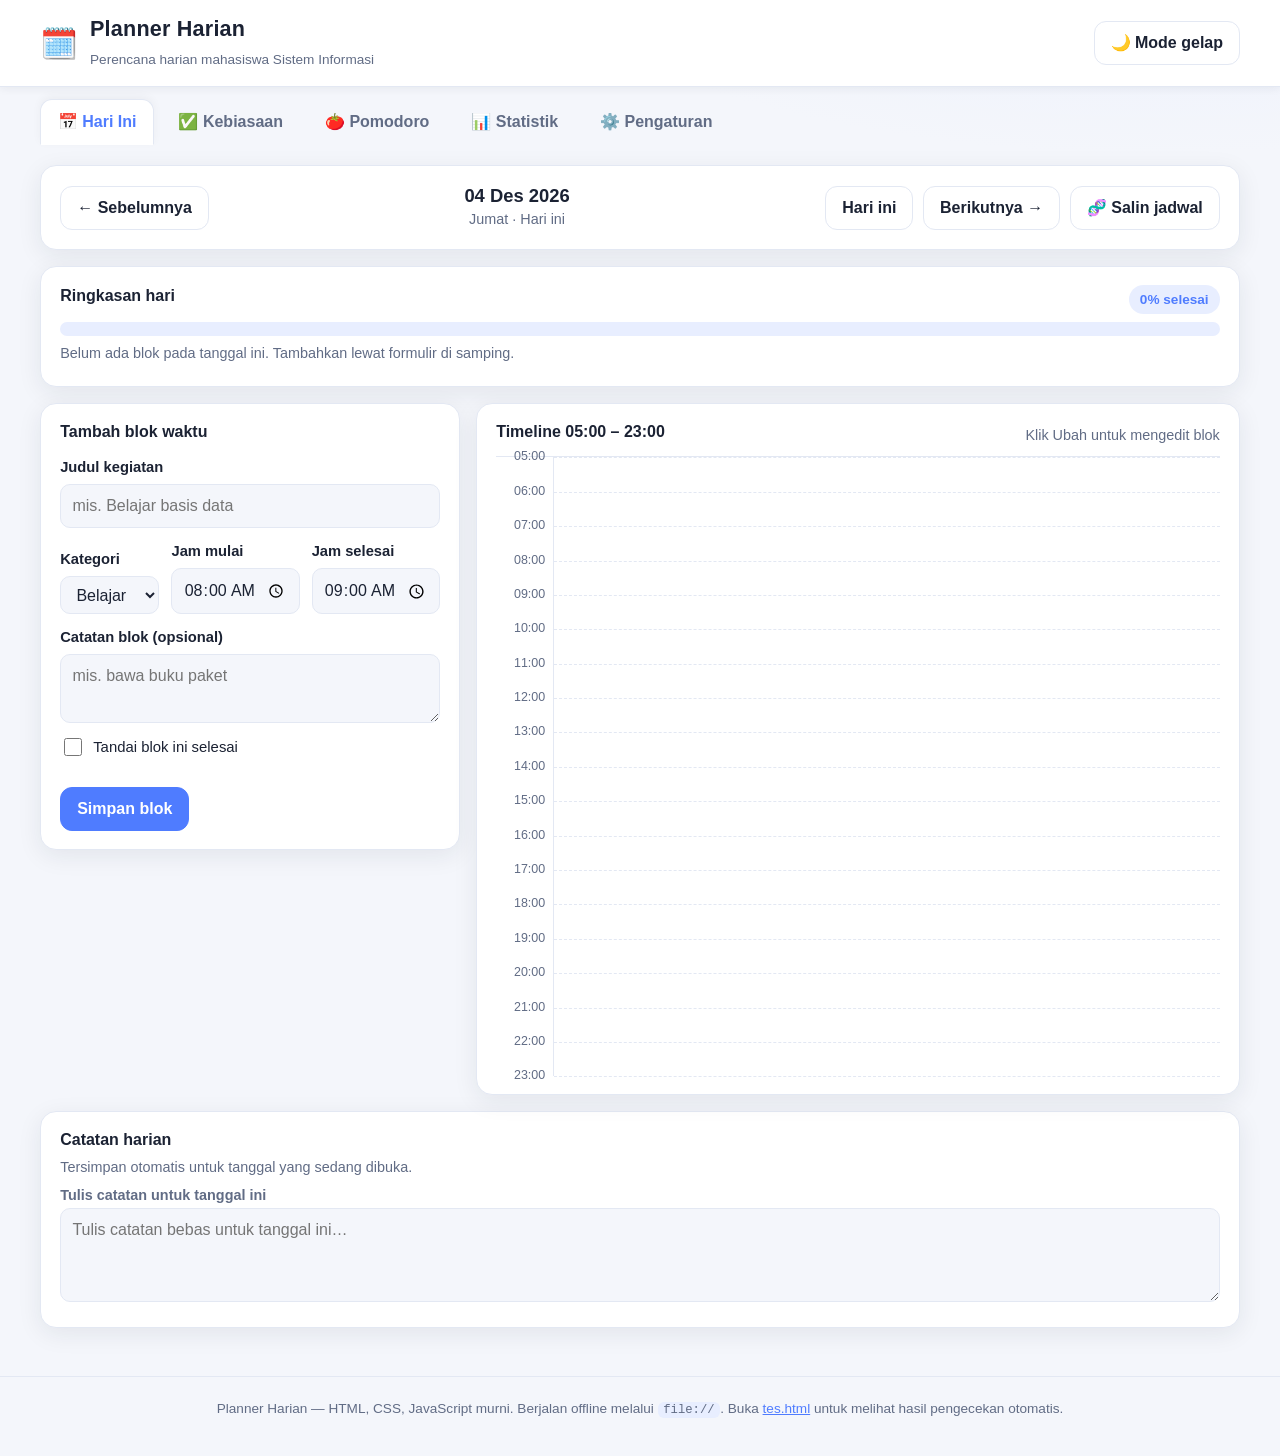
<file: index.html>
<!DOCTYPE html>
<html lang="id" data-tema="terang">
<head>
  <meta charset="UTF-8">
  <meta name="viewport" content="width=device-width, initial-scale=1.0">
  <meta name="description" content="Planner Harian — perencana harian mahasiswa Sistem Informasi. Bekerja offline tanpa framework.">
  <title>Planner Harian</title>
  <link rel="stylesheet" href="styles.css">
</head>
<body>
  <!-- ===================== KOP APLIKASI ===================== -->
  <header class="kop">
    <div class="kop-teks">
      <span class="kop-logo" aria-hidden="true">🗓️</span>
      <div>
        <h1>Planner Harian</h1>
        <p class="kop-sub">Perencana harian mahasiswa Sistem Informasi</p>
      </div>
    </div>
    <button type="button" id="tombolTema" class="tombol tombol-krem" aria-pressed="false">
      <span id="ikonTema" aria-hidden="true">🌙</span>
      <span id="labelTema">Mode gelap</span>
    </button>
  </header>

  <!-- ===================== NAVIGASI TAB ===================== -->
  <nav class="tab-navigasi" role="tablist" aria-label="Navigasi utama">
    <button type="button" class="tab" role="tab" id="tab-hariini"
            aria-controls="panel-hariini" aria-selected="true" data-tab="hariini">📅 Hari Ini</button>
    <button type="button" class="tab" role="tab" id="tab-kebiasaan"
            aria-controls="panel-kebiasaan" aria-selected="false" tabindex="-1" data-tab="kebiasaan">✅ Kebiasaan</button>
    <button type="button" class="tab" role="tab" id="tab-pomodoro"
            aria-controls="panel-pomodoro" aria-selected="false" tabindex="-1" data-tab="pomodoro">🍅 Pomodoro</button>
    <button type="button" class="tab" role="tab" id="tab-statistik"
            aria-controls="panel-statistik" aria-selected="false" tabindex="-1" data-tab="statistik">📊 Statistik</button>
    <button type="button" class="tab" role="tab" id="tab-pengaturan"
            aria-controls="panel-pengaturan" aria-selected="false" tabindex="-1" data-tab="pengaturan">⚙️ Pengaturan</button>
  </nav>

  <main id="konten">

    <!-- ======================================================
         PANEL 1 — HARI INI
         ====================================================== -->
    <section class="panel aktif" id="panel-hariini" role="tabpanel" aria-labelledby="tab-hariini" tabindex="0">

      <!-- Navigasi tanggal & salin jadwal -->
      <div class="kartu bar-tanggal">
        <button type="button" id="tombolSebelumnya" class="tombol tombol-krem">← Sebelumnya</button>
        <div class="pusat-tanggal">
          <h2 id="labelTanggal">—</h2>
          <span id="labelHari" class="redup">—</span>
        </div>
        <button type="button" id="tombolHariIni" class="tombol tombol-krem">Hari ini</button>
        <button type="button" id="tombolBerikutnya" class="tombol tombol-krem">Berikutnya →</button>
        <button type="button" id="tombolSalin" class="tombol tombol-krem"
                aria-expanded="false" aria-controls="areaSalin">🧬 Salin jadwal</button>
      </div>

      <div class="kartu area-salin" id="areaSalin" hidden>
        <label for="salinKeTanggal">Salin seluruh blok hari ini ke tanggal:</label>
        <div class="baris">
          <input type="date" id="salinKeTanggal">
          <button type="button" id="tombolSalinYa" class="tombol tombol-utama">Salin</button>
          <button type="button" id="tombolSalinBatal" class="tombol tombol-krem">Batal</button>
        </div>
        <p class="redup" id="pesanSalin" role="status"></p>
      </div>

      <!-- Ringkasan hari + peringatan bentrok -->
      <div class="kartu">
        <div class="kepala-kartu">
          <h3>Ringkasan hari</h3>
          <span class="pil" id="labelSelesai">0% selesai</span>
        </div>
        <div class="bar-progres" role="progressbar" id="barSelesaiWadah"
             aria-valuemin="0" aria-valuemax="100" aria-valuenow="0"
             aria-label="Persentase blok selesai hari ini">
          <div class="isi-progres" id="barSelesai" style="width:0%"></div>
        </div>
        <p class="redup" id="ringkasanHari">Belum ada blok pada tanggal ini.</p>

        <div class="peringatan" id="kotakBentrok" hidden>
          <strong>⚠️ Jadwal bentrok</strong>
          <ul id="daftarBentrok"></ul>
        </div>
      </div>

      <div class="grid-dua">
        <!-- Form blok -->
        <div class="kartu">
          <div class="kepala-kartu">
            <h3 id="judulFormBlok">Tambah blok waktu</h3>
            <button type="button" id="blokBatal" class="tombol tombol-krem" hidden>Batal ubah</button>
          </div>
          <form id="formBlok" novalidate>
            <input type="hidden" id="blokId">
            <div class="medan">
              <label for="blokJudul">Judul kegiatan</label>
              <input type="text" id="blokJudul" placeholder="mis. Belajar basis data"
                     autocomplete="off" maxlength="80" required>
            </div>
            <div class="baris-medan">
              <div class="medan">
                <label for="blokKategori">Kategori</label>
                <select id="blokKategori"></select>
              </div>
              <div class="medan">
                <label for="blokMulai">Jam mulai</label>
                <input type="time" id="blokMulai" value="08:00" step="300" required>
              </div>
              <div class="medan">
                <label for="blokSelesai">Jam selesai</label>
                <input type="time" id="blokSelesai" value="09:00" step="300" required>
              </div>
            </div>
            <div class="medan">
              <label for="blokCatatan">Catatan blok (opsional)</label>
              <textarea id="blokCatatan" rows="2" maxlength="300"
                        placeholder="mis. bawa buku paket"></textarea>
            </div>
            <label class="cek">
              <input type="checkbox" id="blokCentang"> Tandai blok ini selesai
            </label>
            <p class="galat" id="pesanBlok" role="alert"></p>
            <button type="submit" class="tombol tombol-utama" id="tombolSimpanBlok">Simpan blok</button>
          </form>
        </div>

        <!-- Timeline -->
        <div class="kartu kartu-lebar">
          <div class="kepala-kartu">
            <h3>Timeline 05:00 – 23:00</h3>
            <span class="redup" id="keteranganTimeline">Klik blok untuk mengubah</span>
          </div>
          <div class="timeline" id="timeline">
            <div class="label-jam" id="labelJam"></div>
            <div class="area-blok" id="areaBlok"></div>
          </div>
        </div>
      </div>

      <!-- Catatan harian -->
      <div class="kartu">
        <h3>Catatan harian</h3>
        <p class="redup">Tersimpan otomatis untuk tanggal yang sedang dibuka.</p>
        <label for="catatanHarian" class="redup">Tulis catatan untuk tanggal ini</label>
        <textarea id="catatanHarian" rows="3" maxlength="2000"
                  placeholder="Tulis catatan bebas untuk tanggal ini…"></textarea>
      </div>
    </section>

    <!-- ======================================================
         PANEL 2 — KEBIASAAN
         ====================================================== -->
    <section class="panel" id="panel-kebiasaan" role="tabpanel" aria-labelledby="tab-kebiasaan" tabindex="0" hidden>

      <div class="kartu">
        <div class="kepala-kartu">
          <h3 id="judulFormKebiasaan">Tambah kebiasaan</h3>
          <button type="button" id="kebiasaanBatal" class="tombol tombol-krem" hidden>Batal ubah</button>
        </div>
        <form id="formKebiasaan" novalidate>
          <input type="hidden" id="kebiasaanId">
          <div class="baris-medan">
            <div class="medan">
              <label for="kebiasaanNama">Nama kebiasaan</label>
              <input type="text" id="kebiasaanNama" placeholder="mis. Minum air 8 gelas"
                     autocomplete="off" maxlength="60" required>
            </div>
            <div class="medan medan-kecil">
              <label for="kebiasaanIkon">Ikon (emoji)</label>
              <input type="text" id="kebiasaanIkon" placeholder="💧" maxlength="4" autocomplete="off">
            </div>
            <div class="medan medan-kecil">
              <label for="kebiasaanTarget">Target harian</label>
              <input type="number" id="kebiasaanTarget" min="1" max="999" value="1">
            </div>
          </div>
          <p class="galat" id="pesanKebiasaan" role="alert"></p>
          <button type="submit" class="tombol tombol-utama">Simpan kebiasaan</button>
        </form>
      </div>

      <div class="kartu">
        <div class="kepala-kartu">
          <h3>Daftar kebiasaan</h3>
          <span class="redup">Centang hari yang berhasil — grid menampilkan 7 hari terakhir</span>
        </div>
        <div id="daftarKebiasaan" class="daftar-kebiasaan"></div>
        <p class="kosong" id="kosongKebiasaan" hidden>Belum ada kebiasaan. Tambahkan lewat formulir di atas.</p>
      </div>
    </section>

    <!-- ======================================================
         PANEL 3 — POMODORO
         ====================================================== -->
    <section class="panel" id="panel-pomodoro" role="tabpanel" aria-labelledby="tab-pomodoro" tabindex="0" hidden>

      <div class="grid-dua">
        <div class="kartu kartu-tengah">
          <div class="layar-pomodoro">
            <svg viewBox="0 0 260 260" class="cincin" aria-hidden="true">
              <circle class="cincin-latar" cx="130" cy="130" r="110"></circle>
              <circle class="cincin-isi" id="cincinIsi" cx="130" cy="130" r="110"></circle>
            </svg>
            <div class="teks-pomodoro">
              <div id="pomodoroJenis" class="pomodoro-jenis">Fokus</div>
              <div id="pomodoroWaktu" class="pomodoro-waktu" aria-live="off">25:00</div>
              <div id="pomodoroSesi" class="redup">Sesi 1/4</div>
            </div>
          </div>

          <div class="baris tombol-pomodoro">
            <button type="button" id="pomodoroMulai" class="tombol tombol-utama">▶ Mulai</button>
            <button type="button" id="pomodoroJeda" class="tombol tombol-krem" disabled>⏸ Jeda</button>
            <button type="button" id="pomodoroLanjut" class="tombol tombol-utama" hidden>▶ Lanjut</button>
            <button type="button" id="pomodoroReset" class="tombol tombol-krem">↺ Reset</button>
            <button type="button" id="pomodoroLewati" class="tombol tombol-krem">⏭ Lewati</button>
          </div>
          <p class="galat" id="pesanPomodoro" role="status"></p>
        </div>

        <div class="kartu">
          <h3>Sedang dikerjakan</h3>
          <div class="medan">
            <label for="pomodoroKaitan">Kaitkan sesi fokus dengan blok belajar atau kategori</label>
            <select id="pomodoroKaitan">
              <option value="">— Tanpa kaitan —</option>
            </select>
          </div>
          <p class="redup">Sesi fokus yang selesai otomatis dicatat dan masuk ke tab Statistik.</p>

          <h3 class="jarak-atas">Ringkasan</h3>
          <ul class="daftar-info">
            <li><span>Sesi fokus hari ini</span><strong id="pomodoroHariIni">0</strong></li>
            <li><span>Sesi fokus minggu ini</span><strong id="pomodoroMinggu">0</strong></li>
            <li><span>Siklus berjalan</span><strong id="pomodoroSiklus">0 sesi selesai</strong></li>
            <li><span>Bunyi penanda</span><strong id="pomodoroBunyi">Aktif</strong></li>
          </ul>

          <div class="medan jarak-atas">
            <label for="pomodoroUjiBunyi">Uji coba bunyi penanda (Web Audio API)</label>
            <button type="button" id="pomodoroUjiBunyi" class="tombol tombol-krem">🔔 Bunyikan sekarang</button>
          </div>

          <p class="redup jarak-atas">
            Timer dihitung dari selisih waktu (timestamp), sehingga tetap akurat walaupun tab
            berpindah ke latar belakang. Tanpa notifikasi browser karena sering diblokir di <code>file://</code>.
          </p>
        </div>
      </div>
    </section>

    <!-- ======================================================
         PANEL 4 — STATISTIK
         ====================================================== -->
    <section class="panel" id="panel-statistik" role="tabpanel" aria-labelledby="tab-statistik" tabindex="0" hidden>

      <div class="kartu bar-tanggal">
        <button type="button" id="mingguSebelumnya" class="tombol tombol-krem">← Minggu sebelumnya</button>
        <div class="pusat-tanggal">
          <h2 id="labelMinggu">—</h2>
          <span class="redup" id="labelMingguRentang">—</span>
        </div>
        <button type="button" id="mingguIni" class="tombol tombol-krem">Minggu ini</button>
        <button type="button" id="mingguBerikutnya" class="tombol tombol-krem">Minggu berikutnya →</button>
      </div>

      <div class="kartu">
        <div class="kepala-kartu">
          <h3>Target belajar mingguan</h3>
          <span class="pil" id="labelTarget">—</span>
        </div>
        <div class="bar-progres bar-progres-besar" role="progressbar" id="barTargetWadah"
             aria-valuemin="0" aria-valuemax="100" aria-valuenow="0"
             aria-label="Capaian target belajar mingguan">
          <div class="isi-progres" id="barTarget" style="width:0%"></div>
        </div>
        <p class="redup" id="keteranganTarget">Atur target pada tab Pengaturan.</p>
      </div>

      <div class="kartu">
        <h3>Grafik jam per hari</h3>
        <div class="wadah-grafik">
          <svg id="grafikBatang" viewBox="0 0 700 300" role="img"
               aria-label="Grafik batang total jam per hari Senin sampai Minggu"></svg>
        </div>
        <p class="redup" id="ketGrafik">Belum ada data pada minggu ini.</p>
      </div>

      <div class="grid-kartu-statistik" id="kartuStatistik">
        <div class="kartu kartu-kecil"><span class="redup">Total jam</span><strong id="statTotal">0 jam</strong></div>
        <div class="kartu kartu-kecil"><span class="redup">Total jam belajar</span><strong id="statBelajar">0 jam</strong></div>
        <div class="kartu kartu-kecil"><span class="redup">Sesi Pomodoro</span><strong id="statPomodoro">0 sesi</strong></div>
        <div class="kartu kartu-kecil"><span class="redup">Kebiasaan terpenuhi</span><strong id="statKebiasaan">0%</strong></div>
        <div class="kartu kartu-kecil"><span class="redup">Hari paling produktif</span><strong id="statProduktif">—</strong></div>
      </div>

      <div class="kartu">
        <h3>Jam per kategori</h3>
        <table class="tabel" id="tabelKategori">
          <thead>
            <tr><th scope="col">Kategori</th><th scope="col">Menit</th><th scope="col">Jam</th></tr>
          </thead>
          <tbody id="isiTabelKategori">
            <tr><td colspan="3" class="redup">Belum ada data.</td></tr>
          </tbody>
        </table>
      </div>
    </section>

    <!-- ======================================================
         PANEL 5 — PENGATURAN
         ====================================================== -->
    <section class="panel" id="panel-pengaturan" role="tabpanel" aria-labelledby="tab-pengaturan" tabindex="0" hidden>

      <div class="grid-dua">
        <div class="kartu">
          <h3>Tampilan &amp; umpan balik</h3>
          <fieldset class="medan">
            <legend>Tema tampilan</legend>
            <label class="cek"><input type="radio" name="tema" id="temaTerang" value="terang" checked> ☀️ Terang</label>
            <label class="cek"><input type="radio" name="tema" id="temaGelap" value="gelap"> 🌙 Gelap</label>
          </fieldset>
          <label class="cek">
            <input type="checkbox" id="setBunyi"> Bunyi penanda saat sesi Pomodoro selesai
          </label>

          <h3 class="jarak-atas">Durasi Pomodoro</h3>
          <div class="baris-medan">
            <div class="medan">
              <label for="setFokus">Fokus (menit)</label>
              <input type="number" id="setFokus" min="1" max="180" value="25">
            </div>
            <div class="medan">
              <label for="setPendek">Istirahat pendek (menit)</label>
              <input type="number" id="setPendek" min="1" max="60" value="5">
            </div>
            <div class="medan">
              <label for="setPanjang">Istirahat panjang (menit)</label>
              <input type="number" id="setPanjang" min="1" max="120" value="15">
            </div>
            <div class="medan">
              <label for="setSiklus">Sesi per siklus</label>
              <input type="number" id="setSiklus" min="1" max="12" value="4">
            </div>
          </div>

          <div class="medan jarak-atas">
            <label for="setTargetMinggu">Target belajar mingguan (jam)</label>
            <input type="number" id="setTargetMinggu" min="0" max="168" step="0.5" value="10">
          </div>
          <p class="galat" id="pesanPengaturan" role="status"></p>
        </div>

        <div class="kartu">
          <h3>Kelola kategori</h3>
          <ul class="daftar-kategori" id="daftarKategori"></ul>
          <form id="formKategori" class="baris-medan jarak-atas" novalidate>
            <div class="medan">
              <label for="kategoriNama">Nama kategori baru</label>
              <input type="text" id="kategoriNama" placeholder="mis. Proyek" maxlength="30" autocomplete="off">
            </div>
            <div class="medan medan-kecil">
              <label for="kategoriWarna">Warna</label>
              <input type="color" id="kategoriWarna" value="#4f7cff">
            </div>
            <div class="medan medan-kecil medan-aksi">
              <span class="ruang-label" aria-hidden="true">&nbsp;</span>
              <button type="submit" class="tombol tombol-utama">Tambah</button>
            </div>
          </form>
          <p class="galat" id="pesanKategori" role="alert"></p>
        </div>
      </div>

      <div class="kartu">
        <h3>Data</h3>
        <p class="redup">
          Data tersimpan otomatis di <code>localStorage</code> dengan versi skema
          (<code id="labelVersiSkema">1</code>). Ekspor berupa file JSON yang bisa diimpor kembali.
        </p>
        <div class="baris data-aksi">
          <button type="button" id="tombolEkspor" class="tombol tombol-utama">⬇️ Ekspor JSON</button>
          <label class="tombol tombol-krem label-impor" for="inputImpor">⬆️ Impor JSON</label>
          <input type="file" id="inputImpor" accept="application/json,.json" hidden>
          <button type="button" id="tombolContoh" class="tombol tombol-krem">🧩 Muat contoh</button>
          <button type="button" id="tombolHapus" class="tombol tombol-bahaya">🗑️ Hapus semua data</button>
        </div>
        <p class="galat" id="pesanData" role="status"></p>

        <h3 class="jarak-atas">Pratinjau data (JSON)</h3>
        <textarea id="pratinjauJSON" rows="6" readonly aria-label="Pratinjau data JSON"></textarea>
      </div>
    </section>
  </main>

  <footer class="kaki">
    <p>Planner Harian — HTML, CSS, JavaScript murni. Berjalan offline melalui <code>file://</code>.
       Buka <a href="tes.html">tes.html</a> untuk melihat hasil pengecekan otomatis.</p>
  </footer>

  <!-- Toast notifikasi -->
  <div class="notifikasi" id="notifikasi" role="status" aria-live="polite" hidden></div>

  <!-- Urutan skrip penting: logika dulu, lalu data contoh, lalu antarmuka -->
  <script src="logika.js"></script>
  <script src="contoh.js"></script>
  <script src="app.js"></script>
</body>
</html>
</file>
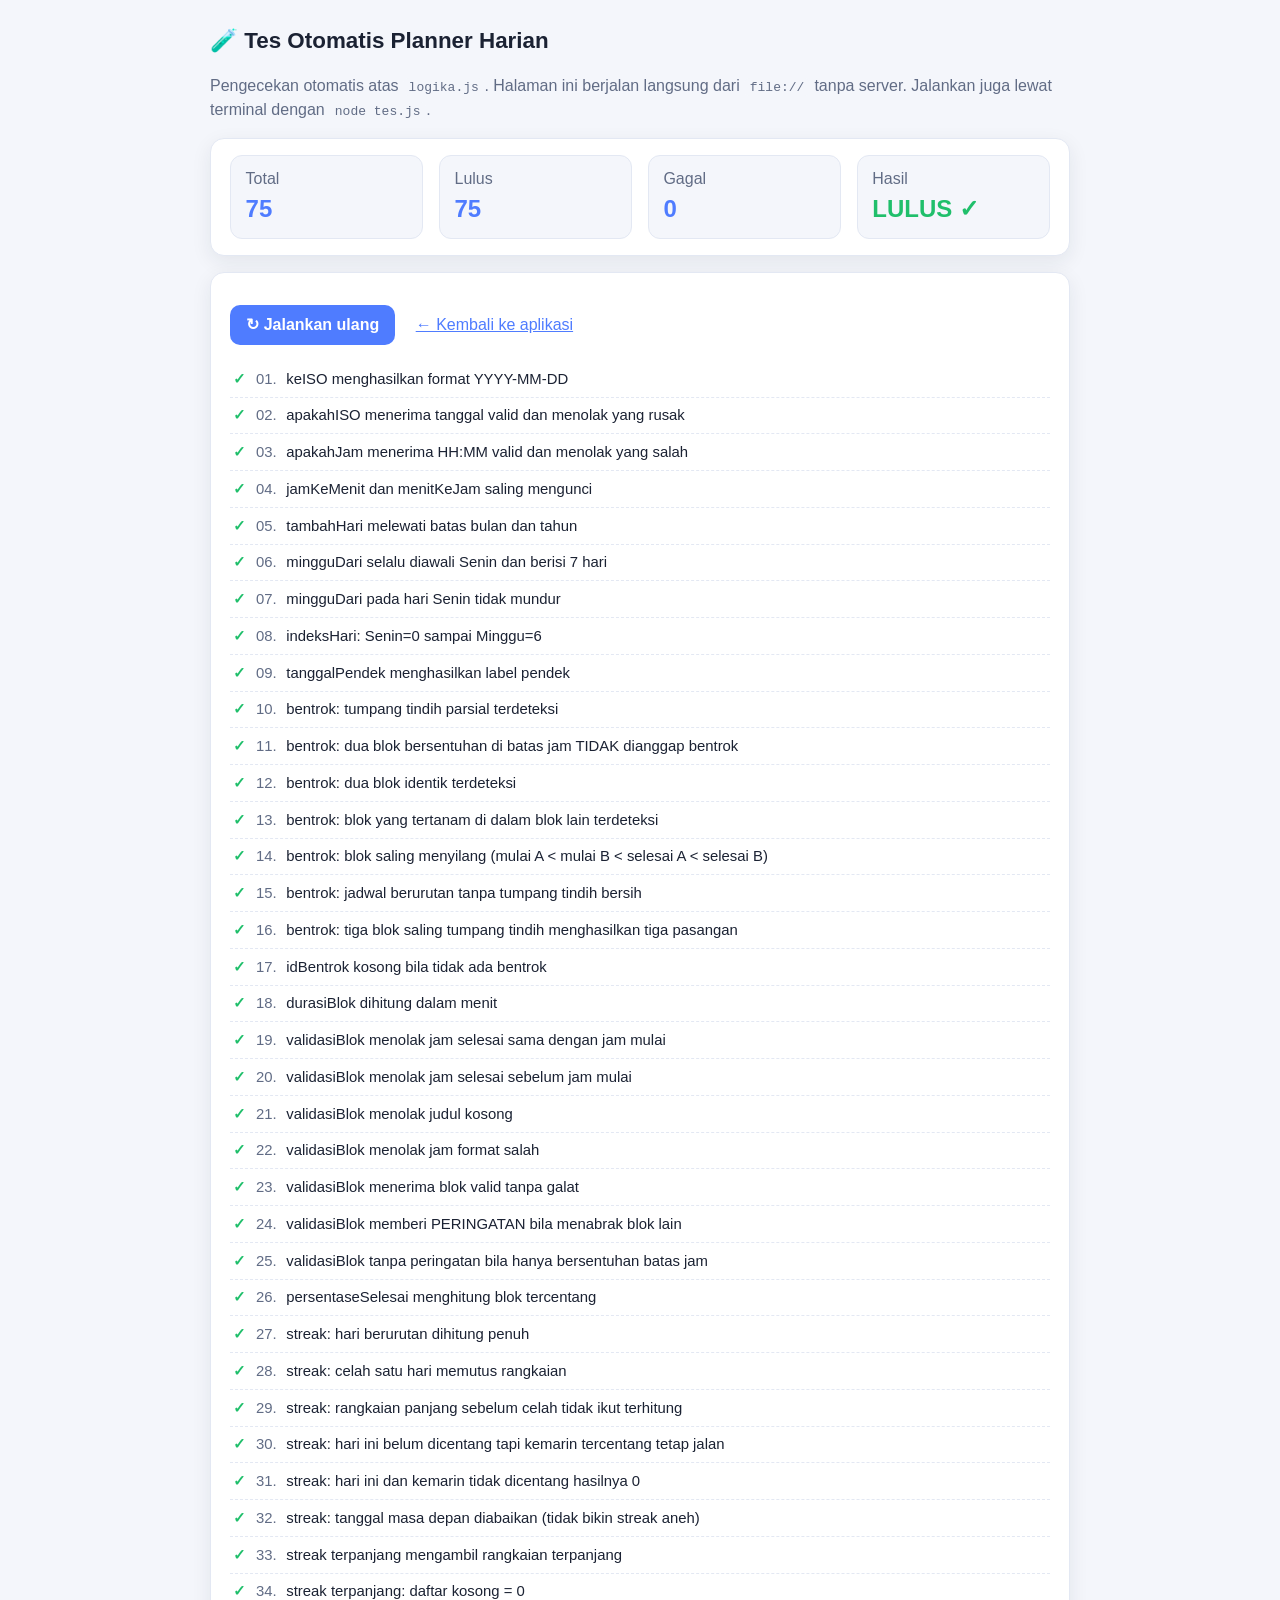
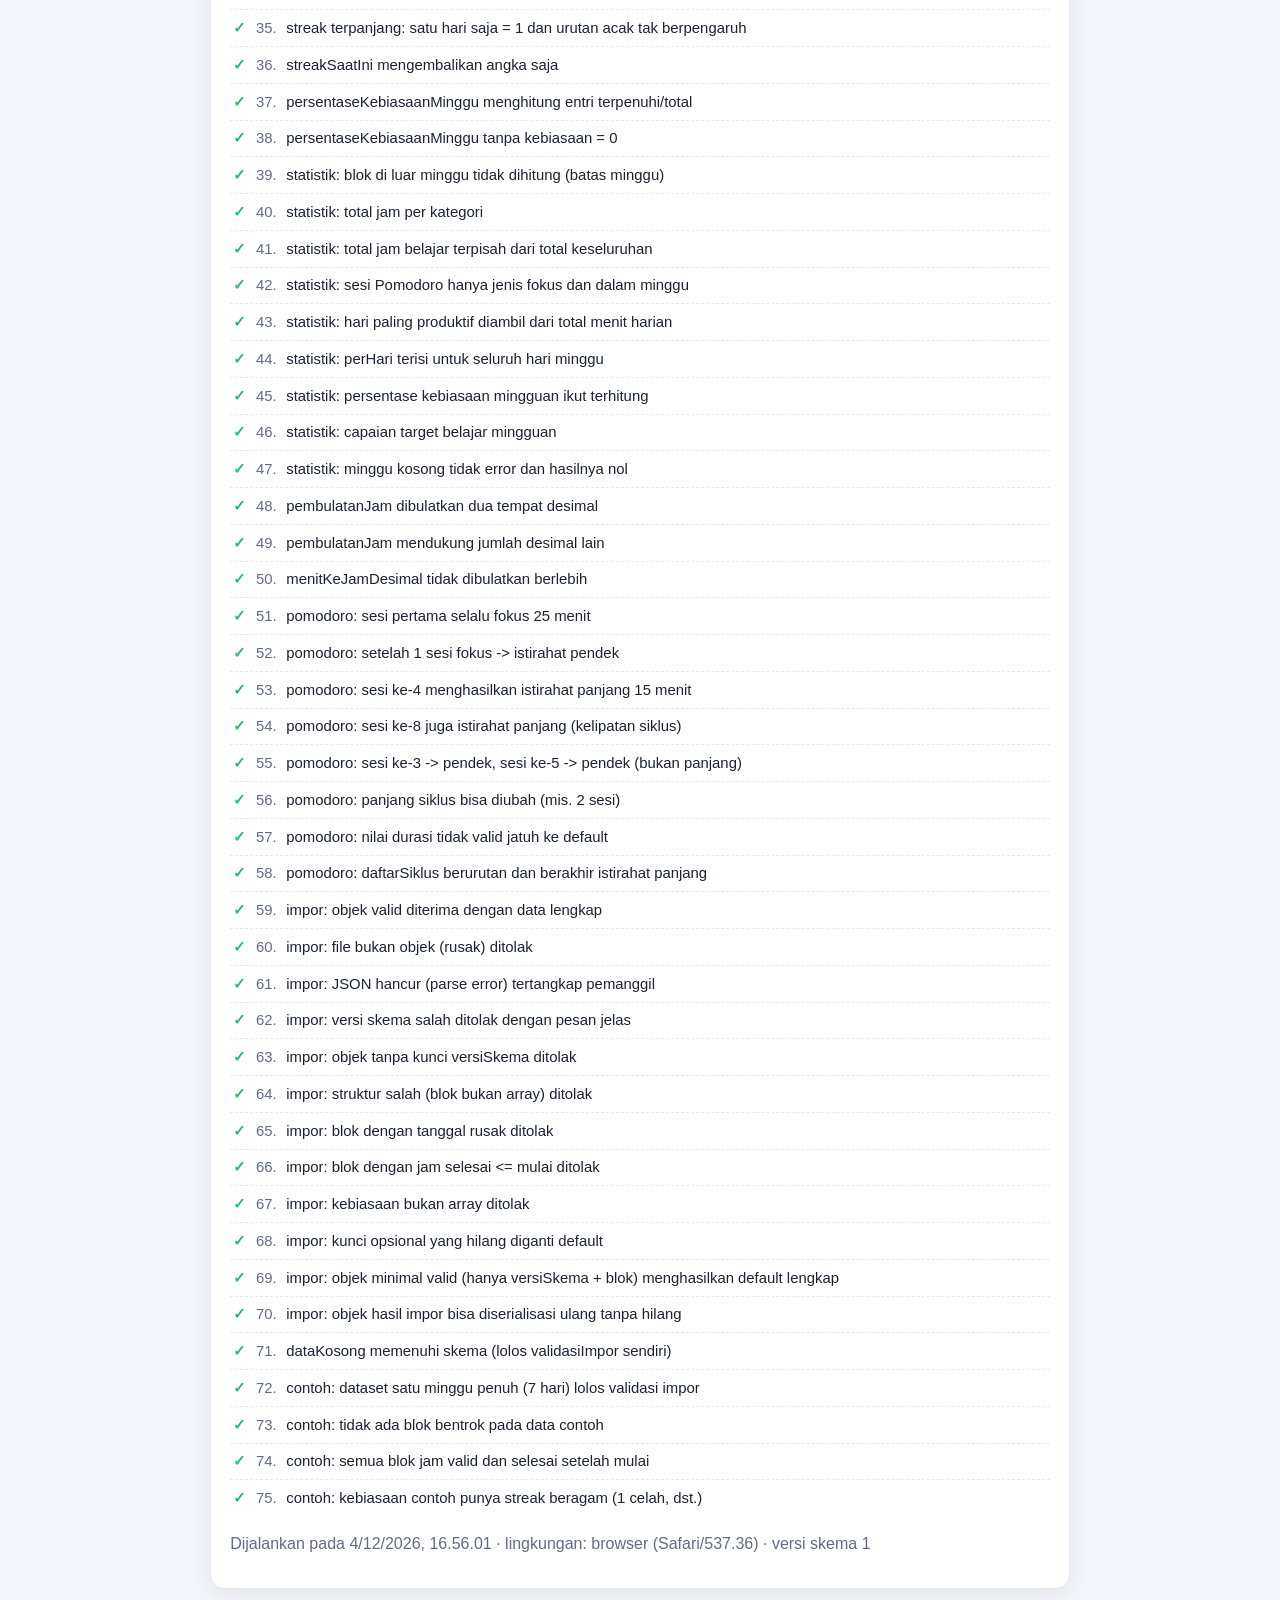
<file: tes.html>
<!DOCTYPE html>
<html lang="id" data-tema="terang">
<head>
  <meta charset="UTF-8">
  <meta name="viewport" content="width=device-width, initial-scale=1.0">
  <title>Tes Planner Harian</title>
  <style>
    /* Gaya sederhana khusus halaman tes (terinspirasi styles.css) */
    :root {
      --bg: #f4f6fb; --kartu: #fff; --teks: #1b2233; --redup: #616c85;
      --garis: #e3e8f3; --aksen: #4f7cff; --sukses: #20bf6b; --bahaya: #e5484d;
      --font: -apple-system, BlinkMacSystemFont, "Segoe UI", Roboto, Arial, sans-serif;
    }
    :root[data-tema="gelap"] {
      --bg: #0e1320; --kartu: #171e2f; --teks: #e9edf8; --redup: #98a2bb;
      --garis: #27314a; --aksen: #6c8dff; --sukses: #36d17f; --bahaya: #ff6369;
    }
    * { box-sizing: border-box; }
    body {
      margin: 0; padding: 24px 16px; font-family: var(--font);
      background: var(--bg); color: var(--teks); line-height: 1.5;
    }
    .bungkus { max-width: 860px; margin: 0 auto; }
    h1 { font-size: 1.4rem; margin: 0 0 .3rem; }
    .redup { color: var(--redup); }
    .kartu {
      background: var(--kartu); border: 1px solid var(--garis);
      border-radius: 14px; padding: 1rem 1.2rem; margin: 1rem 0;
      box-shadow: 0 6px 20px rgba(27, 34, 51, .08);
    }
    .ringkasan { display: flex; gap: 1rem; flex-wrap: wrap; }
    .ringkasan .angka {
      flex: 1; min-width: 130px; background: var(--bg);
      border: 1px solid var(--garis); border-radius: 12px; padding: .7rem .9rem;
    }
    .ringkasan .angka b { display: block; font-size: 1.5rem; color: var(--aksen); }
    ol { list-style: none; padding: 0; margin: 0; }
    li {
      display: flex; gap: .6rem; align-items: baseline;
      padding: .42rem .2rem; border-bottom: 1px dashed var(--garis); font-size: .93rem;
    }
    li:last-child { border-bottom: none; }
    .lulus { color: var(--sukses); font-weight: 700; }
    .gagal { color: var(--bahaya); font-weight: 700; }
    .pesan-gagal { color: var(--bahaya); font-size: .86rem; }
    .tombol {
      font: inherit; font-weight: 600; cursor: pointer;
      background: var(--aksen); color: #fff; border: none;
      border-radius: 10px; padding: .5rem 1rem;
    }
    a { color: var(--aksen); }
    code { background: var(--bg); padding: .1rem .35rem; border-radius: 6px; }
  </style>
</head>
<body>
  <div class="bungkus">
    <h1>🧪 Tes Otomatis Planner Harian</h1>
    <p class="redup">
      Pengecekan otomatis atas <code>logika.js</code>. Halaman ini berjalan langsung dari
      <code>file://</code> tanpa server. Jalankan juga lewat terminal dengan
      <code>node tes.js</code>.
    </p>

    <div class="kartu ringkasan" id="ringkasan">
      <div class="angka"><span class="redup">Total</span><b id="jmlTotal">—</b></div>
      <div class="angka"><span class="redup">Lulus</span><b id="jmlLulus">—</b></div>
      <div class="angka"><span class="redup">Gagal</span><b id="jmlGagal">—</b></div>
      <div class="angka"><span class="redup">Hasil</span><b id="jmlHasil">—</b></div>
    </div>

    <div class="kartu">
      <p>
        <button type="button" class="tombol" id="tombolUlang">↻ Jalankan ulang</button>
        <a href="index.html" style="margin-left:1rem">← Kembali ke aplikasi</a>
      </p>
      <ol id="daftarHasil"></ol>
      <p class="redup" id="catatanTeknis"></p>
    </div>
  </div>

  <!-- Urutan skrip: logika & data contoh dulu, lalu tes -->
  <script src="logika.js"></script>
  <script src="contoh.js"></script>
  <script src="tes.js"></script>
  <script>
    // Menampilkan hasil tes yang sudah dijalankan tes.js saat dimuat.
    (function () {
      "use strict";

      function render() {
        const api = window.TesPlanner;
        const daftar = document.getElementById("daftarHasil");
        daftar.textContent = "";

        if (!api) {
          daftar.textContent = "tes.js gagal dimuat — periksa konsol peramban.";
          return;
        }

        document.getElementById("jmlTotal").textContent = String(api.ringkasan.total);
        document.getElementById("jmlLulus").textContent = String(api.ringkasan.lulus);
        document.getElementById("jmlGagal").textContent = String(api.ringkasan.gagal);
        const hasil = document.getElementById("jmlHasil");
        hasil.textContent = api.ringkasan.gagal === 0 ? "LULUS ✓" : "GAGAL ✗";
        hasil.style.color = api.ringkasan.gagal === 0 ? "var(--sukses)" : "var(--bahaya)";

        api.hasil.forEach(function (h, i) {
          const li = document.createElement("li");
          const tanda = document.createElement("span");
          tanda.className = h.lulus ? "lulus" : "gagal";
          tanda.textContent = h.lulus ? "✓" : "✗";
          const nomor = document.createElement("span");
          nomor.className = "redup";
          nomor.textContent = String(i + 1).padStart(2, "0") + ".";
          const teks = document.createElement("span");
          teks.textContent = h.nama;
          li.appendChild(tanda);
          li.appendChild(nomor);
          li.appendChild(teks);
          if (!h.lulus) {
            const pesan = document.createElement("span");
            pesan.className = "pesan-gagal";
            pesan.textContent = "→ " + h.pesan;
            li.appendChild(pesan);
          }
          daftar.appendChild(li);
        });

        document.getElementById("catatanTeknis").textContent =
          "Dijalankan pada " + new Date().toLocaleString("id-ID") +
          " · lingkungan: browser (" + navigator.userAgent.split(" ").slice(-1)[0] + ")" +
          " · versi skema " + (window.Logika ? window.Logika.VERSI_SKEMA : "?");
      }

      document.getElementById("tombolUlang").addEventListener("click", function () {
        // Muat ulang halaman agar seluruh tes dijalankan dari awal.
        window.location.reload();
      });

      render();
    })();
  </script>
</body>
</html>
</file>
<file: styles.css>
/* =========================================================
   styles.css — Gaya visual Planner Harian
   Satu palet warna konsisten lewat variabel CSS,
   mendukung tema terang & gelap (diubah lewat atribut
   data-tema pada <html>), responsif HP maupun laptop.
   ========================================================= */

/* ---------- 1. VARIABEL TEMa ---------- */
:root {
  --aksen: #4f7cff;
  --aksen-gelap: #3b63e0;
  --aksen-lembut: #e8eeff;
  --bahaya: #e5484d;
  --bahaya-lembut: #fdecec;
  --sukses: #20bf6b;
  --peringatan: #f6a609;

  --bg: #f4f6fb;
  --bg-kartu: #ffffff;
  --teks: #1b2233;
  --teks-redup: #616c85;
  --garis: #e3e8f3;
  --bayangan: 0 6px 24px rgba(27, 34, 51, 0.08);
  --bayangan-kecil: 0 2px 8px rgba(27, 34, 51, 0.06);
  --radius: 16px;
  --radius-kecil: 10px;
  --skala: 1;

  --font: -apple-system, BlinkMacSystemFont, "Segoe UI", Roboto, "Helvetica Neue",
          Arial, "Noto Color Emoji", sans-serif;
}

/* Tema gelap — diaktifkan lewat atribut data-tema di <html> */
:root[data-tema="gelap"] {
  --aksen: #6c8dff;
  --aksen-gelap: #8aa3ff;
  --aksen-lembut: #202a44;
  --bahaya: #ff6369;
  --bahaya-lembut: #3a2026;
  --sukses: #36d17f;

  --bg: #0e1320;
  --bg-kartu: #171e2f;
  --teks: #e9edf8;
  --teks-redup: #98a2bb;
  --garis: #27314a;
  --bayangan: 0 8px 26px rgba(0, 0, 0, 0.45);
  --bayangan-kecil: 0 2px 8px rgba(0, 0, 0, 0.35);
}

/* ---------- 2. DASAR ---------- */
* { box-sizing: border-box; }

html { font-size: calc(16px * var(--skala)); }

body {
  margin: 0;
  font-family: var(--font);
  background:
    radial-gradient(1200px 500px at 90% -10%, var(--aksen-lembut), transparent 60%),
    var(--bg);
  color: var(--teks);
  line-height: 1.55;
  min-height: 100vh;
  transition: background-color .3s ease, color .3s ease;
}

h1, h2, h3 { line-height: 1.25; margin: 0 0 .4rem; }
h1 { font-size: 1.35rem; letter-spacing: .2px; }
h2 { font-size: 1.15rem; }
h3 { font-size: 1rem; }
p  { margin: .3rem 0; }

a { color: var(--aksen); }
code {
  background: var(--aksen-lembut);
  padding: .08rem .35rem;
  border-radius: 6px;
  font-size: .9em;
}

.redup { color: var(--teks-redup); font-size: .9rem; }
.jarak-atas { margin-top: 1rem; }

:focus-visible {
  outline: 3px solid var(--aksen);
  outline-offset: 2px;
  border-radius: 6px;
}

/* ---------- 3. KOP & TAB ---------- */
.kop {
  display: flex;
  align-items: center;
  justify-content: space-between;
  gap: 1rem;
  padding: 1rem clamp(1rem, 4vw, 2.5rem);
  background: var(--bg-kartu);
  border-bottom: 1px solid var(--garis);
  box-shadow: var(--bayangan-kecil);
  position: sticky;
  top: 0;
  z-index: 30;
  transition: background-color .3s ease, border-color .3s ease;
}

.kop-teks { display: flex; align-items: center; gap: .75rem; }
.kop-logo { font-size: 1.9rem; }
.kop-sub { margin: 0; color: var(--teks-redup); font-size: .85rem; }

.tab-navigasi {
  display: flex;
  gap: .4rem;
  padding: .75rem clamp(1rem, 4vw, 2.5rem) 0;
  flex-wrap: wrap;
}

.tab {
  border: 1px solid transparent;
  background: transparent;
  color: var(--teks-redup);
  font: inherit;
  font-weight: 600;
  padding: .6rem 1.05rem;
  border-radius: 12px 12px 0 0;
  cursor: pointer;
  transition: background-color .2s ease, color .2s ease, transform .2s ease;
}

.tab:hover { background: var(--aksen-lembut); color: var(--teks); }

.tab[aria-selected="true"] {
  background: var(--bg-kartu);
  color: var(--aksen);
  border-color: var(--garis);
  border-bottom-color: var(--bg-kartu);
  box-shadow: 0 -3px 10px rgba(0, 0, 0, .04);
}

/* ---------- 4. LAYOUT UTAMA ---------- */
main {
  padding: 1.25rem clamp(1rem, 4vw, 2.5rem) 2rem;
  max-width: 1280px;
  margin: 0 auto;
}

.panel { display: none; animation: muncul .25s ease; }
.panel.aktif { display: block; }
.panel:focus { outline: none; }

@keyframes muncul {
  from { opacity: 0; transform: translateY(6px); }
  to   { opacity: 1; transform: none; }
}

.grid-dua {
  display: grid;
  grid-template-columns: minmax(320px, 420px) 1fr;
  gap: 1rem;
  align-items: start;
}

/* ---------- 5. KARTU ---------- */
.kartu {
  background: var(--bg-kartu);
  border: 1px solid var(--garis);
  border-radius: var(--radius);
  box-shadow: var(--bayangan);
  padding: 1.1rem 1.2rem;
  margin-bottom: 1rem;
  transition: background-color .3s ease, border-color .3s ease, box-shadow .3s ease;
}

.kartu-lebar { min-width: 0; }
.kartu-tengah { display: flex; flex-direction: column; align-items: center; }

.kepala-kartu {
  display: flex;
  align-items: center;
  justify-content: space-between;
  gap: .75rem;
  flex-wrap: wrap;
  margin-bottom: .5rem;
}

.kosong {
  color: var(--teks-redup);
  text-align: center;
  padding: 1.5rem 0;
}

/* ---------- 6. TOMBOL ---------- */
.tombol {
  font: inherit;
  font-weight: 600;
  border-radius: 12px;
  padding: .55rem 1rem;
  cursor: pointer;
  border: 1px solid var(--garis);
  transition: transform .15s ease, box-shadow .2s ease, background-color .2s ease,
              opacity .2s ease;
}

.tombol:hover:not(:disabled) { transform: translateY(-1px); box-shadow: var(--bayangan-kecil); }
.tombol:active:not(:disabled) { transform: translateY(0); }
.tombol:disabled { opacity: .45; cursor: not-allowed; }

.tombol-utama {
  background: var(--aksen);
  border-color: var(--aksen);
  color: #fff;
}
.tombol-utama:hover:not(:disabled) { background: var(--aksen-gelap); }

.tombol-krem {
  background: var(--bg-kartu);
  color: var(--teks);
}

.tombol-bahaya {
  background: var(--bahaya-lembut);
  border-color: var(--bahaya);
  color: var(--bahaya);
}

.tombol-kecil { padding: .3rem .6rem; font-size: .85rem; border-radius: 9px; }

/* ---------- 7. FORM ---------- */
.medan { display: flex; flex-direction: column; gap: .3rem; margin-bottom: .75rem; flex: 1; }
.medan-kecil { max-width: 130px; }
.medan-aksi { justify-content: flex-end; }

label { font-weight: 600; font-size: .92rem; }

input[type="text"],
input[type="time"],
input[type="date"],
input[type="number"],
select,
textarea {
  font: inherit;
  color: var(--teks);
  background: var(--bg);
  border: 1px solid var(--garis);
  border-radius: var(--radius-kecil);
  padding: .55rem .7rem;
  width: 100%;
  transition: border-color .2s ease, background-color .3s ease, box-shadow .2s ease;
}

input:focus, select:focus, textarea:focus {
  border-color: var(--aksen);
  box-shadow: 0 0 0 3px var(--aksen-lembut);
  outline: none;
}

textarea { resize: vertical; font-family: inherit; }
input[type="color"] { padding: .2rem; height: 42px; cursor: pointer; }

.baris-medan { display: flex; gap: .75rem; flex-wrap: wrap; align-items: flex-end; }
.baris { display: flex; gap: .6rem; flex-wrap: wrap; align-items: center; }

.medan-aksi .ruang-label { display: block; }

fieldset.medan { border: 1px solid var(--garis); border-radius: var(--radius-kecil); padding: .6rem .8rem; }
fieldset legend { font-weight: 600; font-size: .9rem; padding: 0 .3rem; }

.cek {
  display: flex;
  align-items: center;
  gap: .5rem;
  font-weight: 500;
  font-size: .93rem;
  margin: .35rem 0;
  cursor: pointer;
}

.cek input { width: 18px; height: 18px; accent-color: var(--aksen); cursor: pointer; }

.galat {
  color: var(--bahaya);
  font-size: .9rem;
  min-height: 1.2em;
  font-weight: 600;
  white-space: pre-line;
}

.pesan-sukses { color: var(--sukses); }

/* ---------- 8. BILAH TANGGAL & PROGRES ---------- */
.bar-tanggal {
  display: flex;
  align-items: center;
  gap: .6rem;
  flex-wrap: wrap;
  justify-content: space-between;
}

.pusat-tanggal { text-align: center; flex: 1; min-width: 180px; }
.pusat-tanggal h2 { margin: 0; }

.area-salin { padding-top: .9rem; padding-bottom: .9rem; }
.area-salin label { display: block; margin-bottom: .4rem; }
.area-salin input[type="date"] { max-width: 220px; }

.bar-progres {
  height: 14px;
  background: var(--aksen-lembut);
  border-radius: 999px;
  overflow: hidden;
  margin: .5rem 0 .35rem;
}

.bar-progres-besar { height: 20px; }

.isi-progres {
  height: 100%;
  background: linear-gradient(90deg, var(--aksen), var(--aksen-gelap));
  border-radius: 999px;
  transition: width .6s cubic-bezier(.22, 1, .36, 1);
}

.pil {
  background: var(--aksen-lembut);
  color: var(--aksen);
  font-weight: 700;
  font-size: .85rem;
  padding: .25rem .7rem;
  border-radius: 999px;
  white-space: nowrap;
}

.peringatan {
  margin-top: .8rem;
  background: var(--bahaya-lembut);
  border: 1px solid var(--bahaya);
  color: var(--bahaya);
  border-radius: var(--radius-kecil);
  padding: .6rem .8rem;
  font-size: .92rem;
}

.peringatan ul { margin: .35rem 0 0; padding-left: 1.2rem; }

/* ---------- 9. TIMELINE ---------- */
.timeline {
  position: relative;
  display: flex;
  height: 620px;          /* tinggi tetap agar posisi % blok akurat */
  border-top: 1px solid var(--garis);
}

.label-jam {
  position: relative;
  width: 58px;
  flex: none;
  border-right: 1px solid var(--garis);
}

.label-jam span {
  position: absolute;
  right: 8px;
  transform: translateY(-50%);
  font-size: .78rem;
  color: var(--teks-redup);
  font-variant-numeric: tabular-nums;
}

/* Garis jam horizontal di area blok (diisi app.js) */
.garis-jam {
  position: absolute;
  left: 0;
  right: 0;
  border-top: 1px dashed var(--garis);
  pointer-events: none;
}

.area-blok { position: relative; flex: 1; min-width: 0; }

.blok {
  position: absolute;
  border-radius: 12px;
  padding: .35rem .5rem;
  overflow: hidden;
  background: color-mix(in srgb, var(--warna-blok) 16%, var(--bg-kartu));
  border: 1px solid var(--warna-blok);
  border-left: 5px solid var(--warna-blok);
  color: var(--teks);
  box-shadow: var(--bayangan-kecil);
  transition: transform .18s ease, box-shadow .18s ease, background-color .3s ease;
  min-height: 26px;
}

.blok:hover { transform: translateY(-1px); box-shadow: var(--bayangan); z-index: 5; }

.blok .blok-judul {
  font-weight: 700;
  font-size: .88rem;
  display: block;
  white-space: nowrap;
  overflow: hidden;
  text-overflow: ellipsis;
}

.blok .blok-jam { font-size: .76rem; color: var(--teks-redup); font-variant-numeric: tabular-nums; }

.blok .blok-aksi {
  position: absolute;
  top: 4px;
  right: 4px;
  display: flex;
  gap: 3px;
  opacity: 0;
  transition: opacity .2s ease;
}

.blok:hover .blok-aksi,
.blok:focus-within .blok-aksi { opacity: 1; }

.blok-aksi .tombol { padding: .15rem .4rem; font-size: .78rem; line-height: 1.2; }

.blok.blok-selesai { opacity: .68; }
.blok.blok-selesai .blok-judul { text-decoration: line-through; }

.blok.blok-bentrok {
  border-color: var(--bahaya);
  background: var(--bahaya-lembut);
}

.blok .lencana-bentrok {
  position: absolute;
  bottom: 3px;
  right: 5px;
  font-size: .78rem;
}

.blok-tandai-selesai {
  position: absolute;
  left: 5px;
  bottom: 3px;
  width: 16px;
  height: 16px;
  accent-color: var(--sukses);
  cursor: pointer;
}

/* ---------- 10. KEBIASAAN ---------- */
.daftar-kebiasaan { display: flex; flex-direction: column; gap: .9rem; }

.kartu-kebiasaan {
  border: 1px solid var(--garis);
  border-radius: var(--radius-kecil);
  padding: .8rem;
  background: var(--bg);
  display: grid;
  grid-template-columns: minmax(200px, 1.3fr) auto auto;
  gap: .8rem;
  align-items: center;
  transition: background-color .3s ease, border-color .3s ease;
}

.info-kebiasaan { display: flex; flex-direction: column; gap: .15rem; min-width: 0; }
.info-kebiasaan .nama { font-weight: 700; font-size: 1.02rem; }
.info-kebiasaan .streak { font-size: .84rem; color: var(--teks-redup); }
.info-kebiasaan .streak b { color: var(--peringatan); }

.grid-hari {
  display: grid;
  grid-template-columns: repeat(7, minmax(38px, 1fr));
  gap: .3rem;
}

.kolom-hari {
  display: flex;
  flex-direction: column;
  align-items: center;
  gap: .2rem;
  font-size: .7rem;
  color: var(--teks-redup);
}

.kolom-hari .centang {
  width: 34px;
  height: 34px;
  border-radius: 10px;
  border: 1.5px solid var(--garis);
  background: var(--bg-kartu);
  display: flex;
  align-items: center;
  justify-content: center;
  cursor: pointer;
  font-size: .95rem;
  transition: background-color .2s ease, border-color .2s ease, transform .15s ease;
}

.kolom-hari .centang:hover { transform: scale(1.06); border-color: var(--aksen); }
.kolom-hari .centang[aria-pressed="true"] {
  background: var(--sukses);
  border-color: var(--sukses);
  color: #fff;
}
.kolom-hari.hari-ini .centang {
  border-color: var(--aksen);
  box-shadow: 0 0 0 2px var(--aksen-lembut);
}

.aksi-kebiasaan { display: flex; gap: .35rem; }

/* ---------- 11. POMODORO ---------- */
.layar-pomodoro {
  position: relative;
  width: min(280px, 78vw);
  margin: .5rem auto 1rem;
}

.cincin { width: 100%; height: auto; transform: rotate(-90deg); }

.cincin-latar {
  fill: none;
  stroke: var(--aksen-lembut);
  stroke-width: 16;
}

.cincin-isi {
  fill: none;
  stroke: var(--aksen);
  stroke-width: 16;
  stroke-linecap: round;
  stroke-dasharray: 691.15;          /* keliling lingkaran r=110 */
  stroke-dashoffset: 0;
  transition: stroke-dashoffset .3s linear, stroke .3s ease;
}

.cincin-isi.mode-istirahat { stroke: var(--sukses); }

.teks-pomodoro {
  position: absolute;
  inset: 0;
  display: flex;
  flex-direction: column;
  align-items: center;
  justify-content: center;
  text-align: center;
}

.pomodoro-jenis { font-weight: 700; color: var(--aksen); text-transform: uppercase; letter-spacing: 1px; font-size: .8rem; }
.pomodoro-waktu { font-size: 2.7rem; font-weight: 800; font-variant-numeric: tabular-nums; }

.tombol-pomodoro { justify-content: center; }

.daftar-info { list-style: none; padding: 0; margin: .5rem 0 0; }
.daftar-info li {
  display: flex;
  justify-content: space-between;
  gap: 1rem;
  padding: .45rem 0;
  border-bottom: 1px dashed var(--garis);
  font-size: .93rem;
}
.daftar-info li:last-child { border-bottom: none; }
.daftar-info span { color: var(--teks-redup); }

/* ---------- 12. STATISTIK ---------- */
.wadah-grafik {
  width: 100%;
  overflow-x: auto;
  background: var(--bg);
  border: 1px solid var(--garis);
  border-radius: var(--radius-kecil);
  padding: .6rem;
}

#grafikBatang { width: 100%; min-width: 480px; height: auto; display: block; }

/* Elemen SVG grafik (diisi app.js) */
.grafik-garis { stroke: var(--garis); stroke-width: 1; }
.grafik-teks { fill: var(--teks-redup); font-size: 13px; font-family: var(--font); }
.grafik-nilai { fill: var(--teks); font-size: 12px; font-weight: 700; font-family: var(--font); }
.grafik-batang { fill: var(--aksen); opacity: .88; transition: opacity .2s ease; }
.grafik-batang:hover { opacity: 1; }
.grafik-batang.penting { fill: var(--peringatan); }

.grid-kartu-statistik {
  display: grid;
  grid-template-columns: repeat(auto-fit, minmax(170px, 1fr));
  gap: 1rem;
}

.kartu-kecil {
  display: flex;
  flex-direction: column;
  gap: .2rem;
  margin-bottom: 0;
  padding: .9rem 1rem;
}
.kartu-kecil strong { font-size: 1.35rem; color: var(--aksen); }

.tabel { width: 100%; border-collapse: collapse; font-size: .94rem; }
.tabel th, .tabel td { padding: .5rem .6rem; text-align: left; }
.tabel thead th { border-bottom: 2px solid var(--garis); color: var(--teks-redup); font-size: .85rem; }
.tabel tbody tr { border-bottom: 1px solid var(--garis); }
.tabel tbody tr:last-child { border-bottom: none; }
.tabel td:last-child, .tabel th:last-child { text-align: right; font-variant-numeric: tabular-nums; }

.kotak-warna {
  display: inline-block;
  width: 12px;
  height: 12px;
  border-radius: 4px;
  margin-right: 6px;
  vertical-align: middle;
}

/* ---------- 13. PENGATURAN ---------- */
.daftar-kategori { list-style: none; padding: 0; margin: 0; display: flex; flex-direction: column; gap: .5rem; }

.daftar-kategori li {
  display: flex;
  align-items: center;
  gap: .6rem;
  background: var(--bg);
  border: 1px solid var(--garis);
  border-radius: var(--radius-kecil);
  padding: .45rem .6rem;
}

.daftar-kategori .titik-warna {
  width: 18px;
  height: 18px;
  border-radius: 6px;
  border: 1px solid rgba(0, 0, 0, .15);
  flex: none;
}
.daftar-kategori .nama-kategori { flex: 1; font-weight: 600; }
.daftar-kategori .jml { font-size: .8rem; color: var(--teks-redup); }

.data-aksi { margin-top: .7rem; }
.label-impor { display: inline-flex; align-items: center; cursor: pointer; }

#pratinjauJSON {
  font-family: ui-monospace, SFMono-Regular, Consolas, "Liberation Mono", monospace;
  font-size: .8rem;
  background: var(--bg);
}

/* ---------- 14. KAKI & NOTIFIKASI ---------- */
.kaki {
  border-top: 1px solid var(--garis);
  padding: 1rem clamp(1rem, 4vw, 2.5rem) 2rem;
  color: var(--teks-redup);
  font-size: .85rem;
  text-align: center;
}

.notifikasi {
  position: fixed;
  left: 50%;
  bottom: 24px;
  transform: translateX(-50%) translateY(10px);
  background: var(--teks);
  color: var(--bg);
  padding: .7rem 1.2rem;
  border-radius: 999px;
  box-shadow: var(--bayangan);
  font-weight: 600;
  font-size: .92rem;
  z-index: 100;
  opacity: 0;
  transition: opacity .3s ease, transform .3s ease;
  max-width: min(92vw, 560px);
  text-align: center;
}

.notifikasi.tampil { opacity: 1; transform: translateX(-50%) translateY(0); }
.notifikasi.gagal { background: var(--bahaya); color: #fff; }

/* ---------- 15. TANGGAP LAYAR ---------- */
@media (max-width: 900px) {
  .grid-dua { grid-template-columns: 1fr; }
  .kartu-kebiasaan { grid-template-columns: 1fr; }
  .aksi-kebiasaan { justify-content: flex-start; }
}

@media (max-width: 640px) {
  .kop { position: static; }
  .tab-navigasi { gap: .2rem; padding-top: .5rem; }
  .tab { padding: .5rem .7rem; font-size: .86rem; border-radius: 10px 10px 0 0; }
  .kartu { padding: .9rem; border-radius: 14px; }
  .bar-tanggal { justify-content: center; }
  .pusat-tanggal { order: -1; width: 100%; }
  .medan-kecil { max-width: none; }
  .grid-hari { grid-template-columns: repeat(7, minmax(34px, 1fr)); }
  .timeline { height: 540px; }
  .pomodoro-waktu { font-size: 2.3rem; }
}

/* Aksesibilitas: kurangi animasi bila pengguna memintanya */
@media (prefers-reduced-motion: reduce) {
  *, *::before, *::after {
    animation-duration: .01ms !important;
    transition-duration: .01ms !important;
  }
}
</file>
